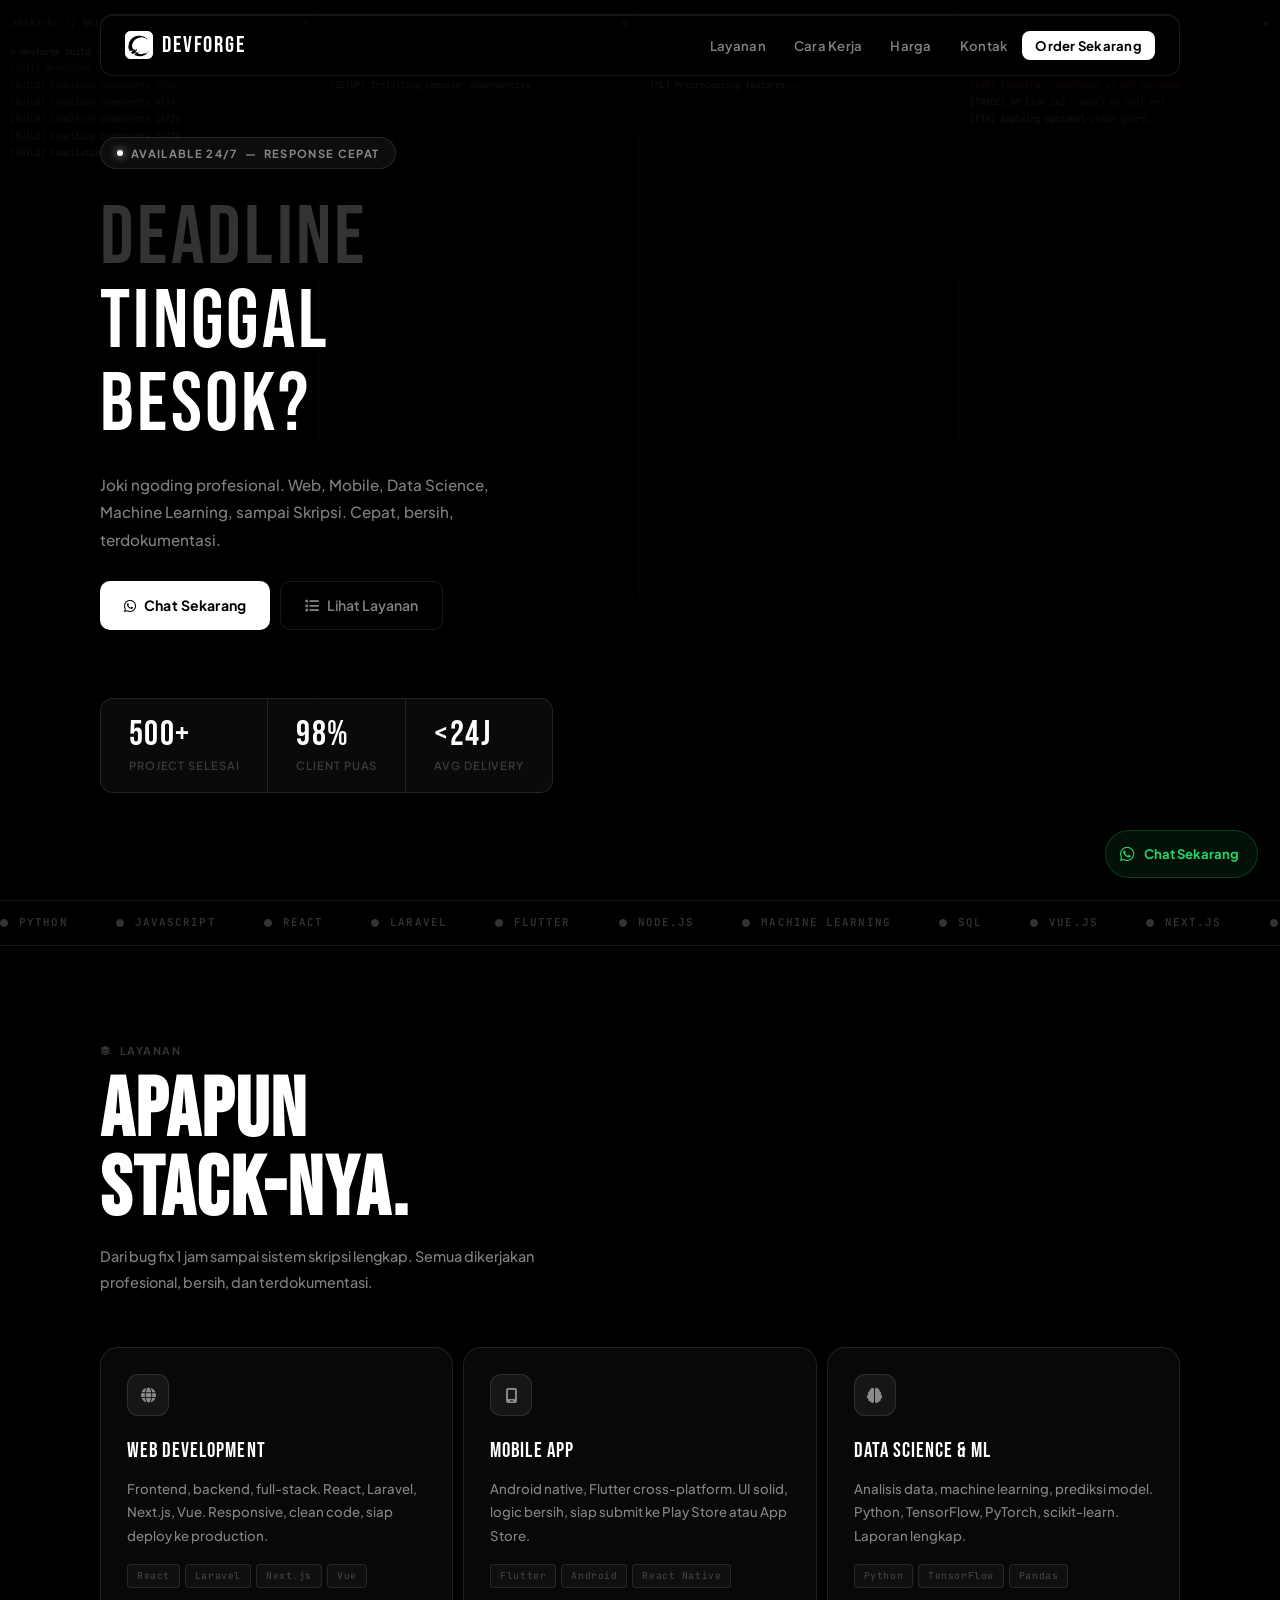
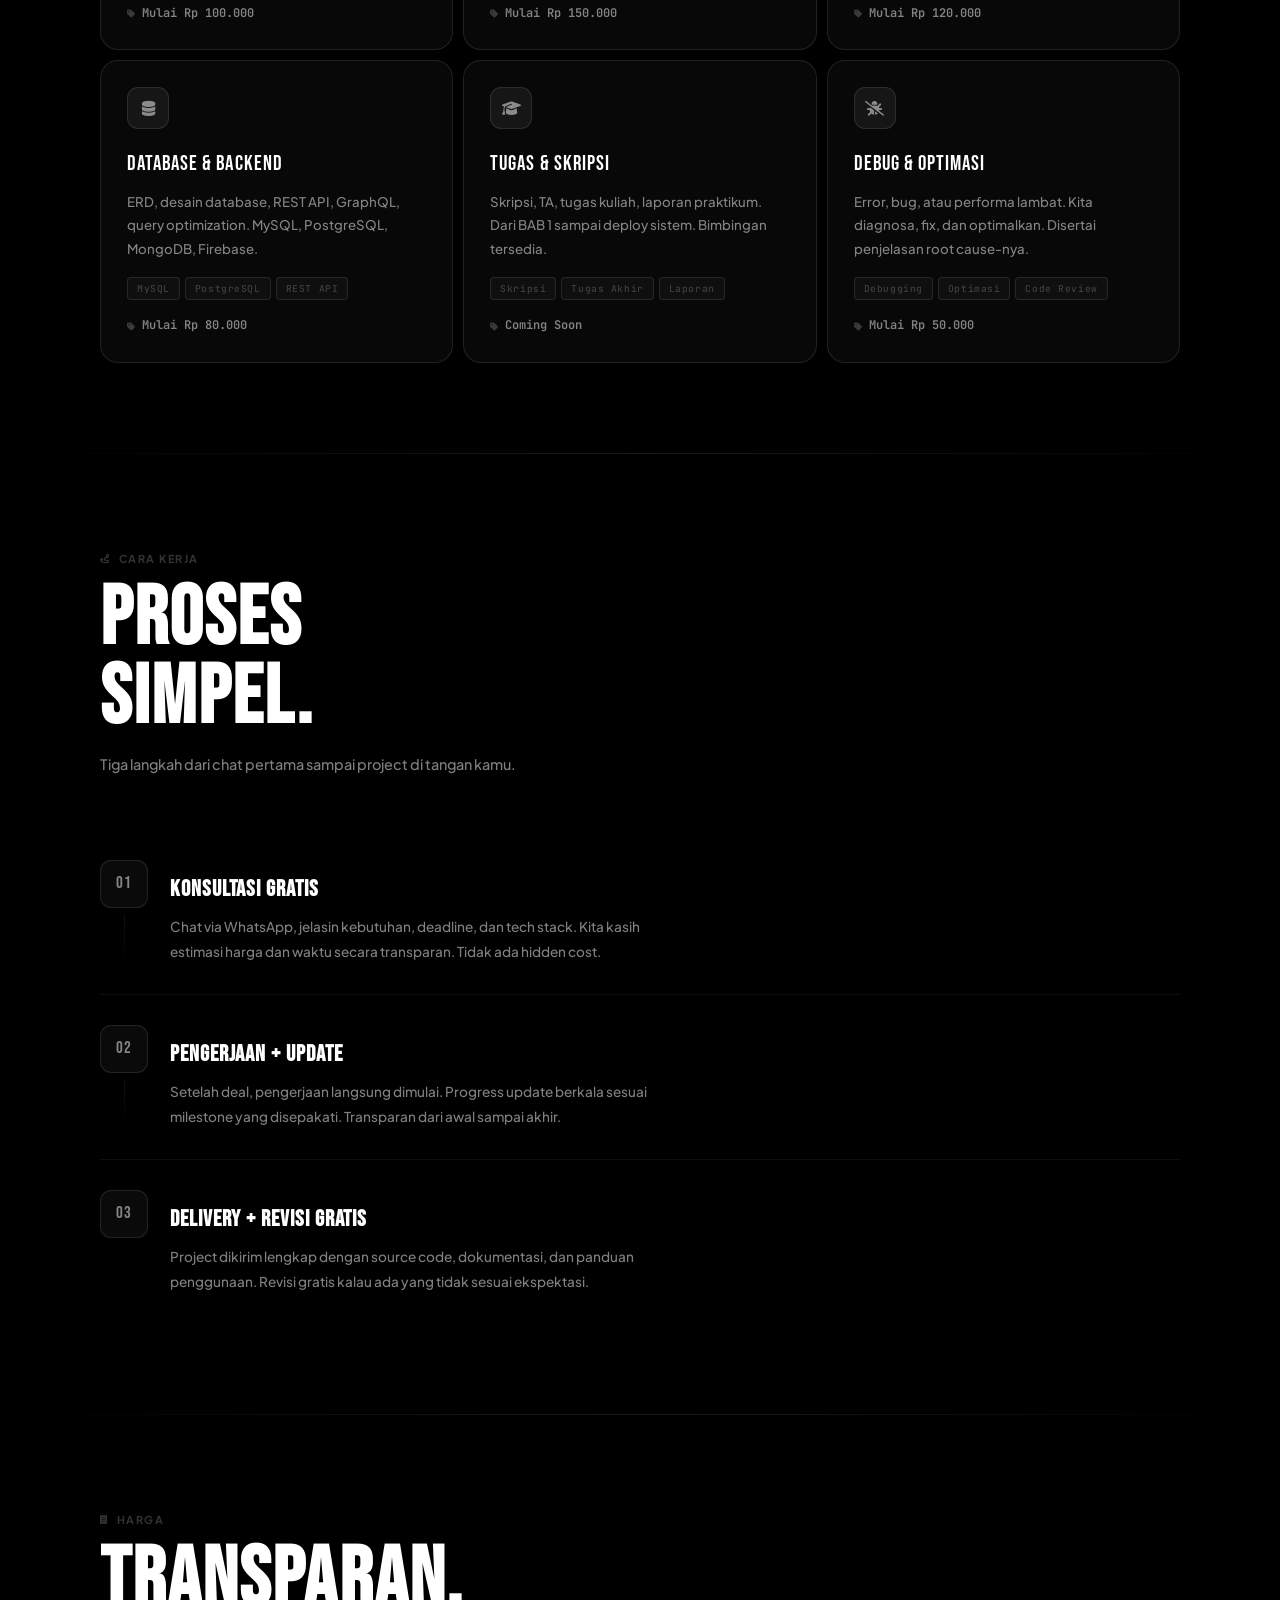
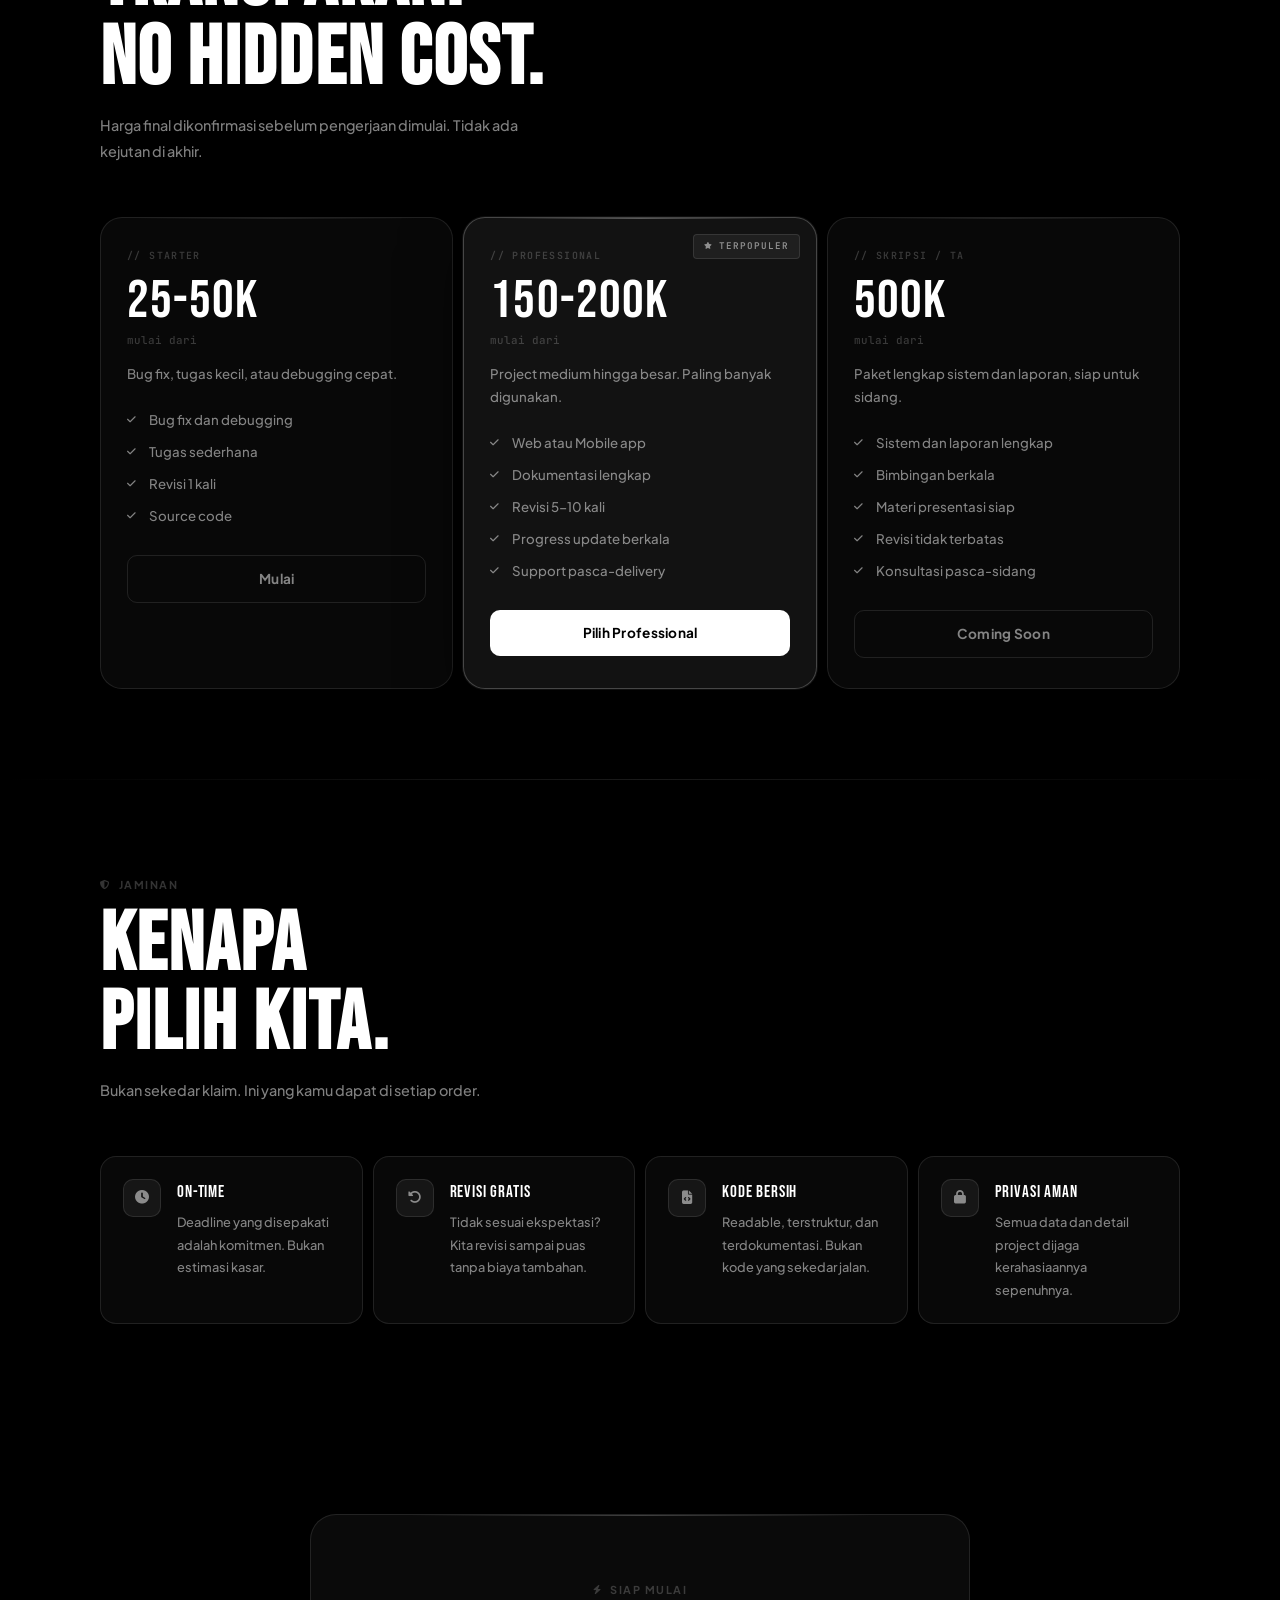
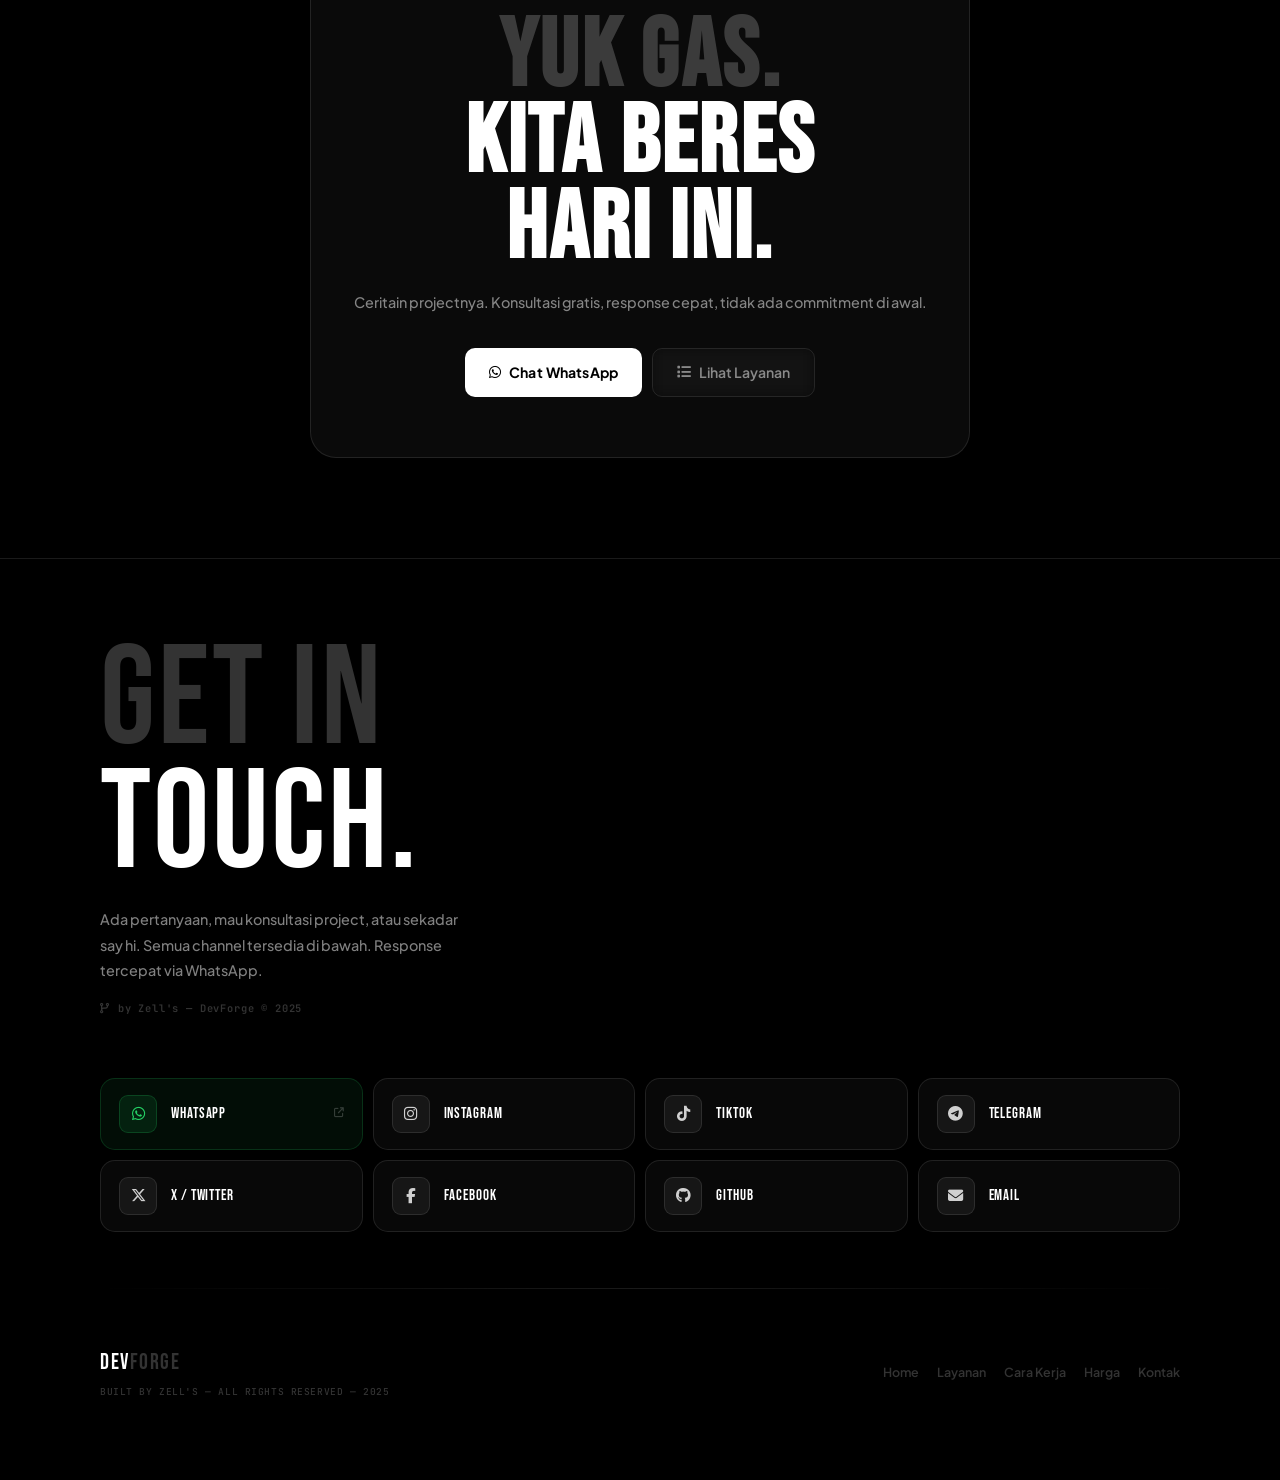
<file: index.html>
<!DOCTYPE html>
<html lang="id">
<head>
<meta charset="UTF-8">
<meta name="viewport" content="width=device-width, initial-scale=1.0">
<title>DevForge — Joki Ngoding Professional</title>
<link rel="preconnect" href="https://fonts.googleapis.com">
<link rel="preconnect" href="https://fonts.gstatic.com" crossorigin>
<link rel="stylesheet" href="https://cdnjs.cloudflare.com/ajax/libs/font-awesome/6.5.0/css/all.min.css">
<link rel="stylesheet" href="style.css">
</head>
<body>

<!-- ── TERMINAL BACKGROUND (hero only) ── -->
<div id="terminal-bg">
  <div class="term-col" id="tc0"></div>
  <div class="term-col" id="tc1"></div>
  <div class="term-col" id="tc2"></div>
  <div class="term-col" id="tc3"></div>
</div>
<div id="term-vignette"></div>

<!-- ── NAV ── -->
<nav>
  <a href="#home" class="logo">
   <div class="logo-box"><img src="we.jpg" alt="logo" style="width:100%;height:100%;object-fit:cover;border-radius:inherit;display:block;"></div> DevForge
  </a>
  <ul class="nav-links">
    <li><a href="#layanan">Layanan</a></li>
    <li><a href="#cara-kerja">Cara Kerja</a></li>
    <li><a href="#harga">Harga</a></li>
    <li><a href="#contact">Kontak</a></li>
    <li><a href="#cta" class="nav-cta">Order Sekarang</a></li>
  </ul>
  <button class="hamburger" id="ham" aria-label="Menu">
    <span></span><span></span><span></span>
  </button>
</nav>
<div class="mob-nav" id="mobnav">
  <a href="#layanan">Layanan</a>
  <a href="#cara-kerja">Cara Kerja</a>
  <a href="#harga">Harga</a>
  <a href="#contact">Kontak</a>
  <a href="#cta" class="m-cta">Order Sekarang</a>
</div>

<!-- ── PAGE ── -->
<div class="page">

  <!-- HERO -->
  <section class="hero" id="home">
    <div class="hero-inner">

      <div class="hero-pill">
        <div class="pill-live"></div>
        Available 24/7 &nbsp;&mdash;&nbsp; Response Cepat
      </div>

      <div class="hero-title">
        <span class="dim">DEADLINE</span><br>
        TINGGAL<br>
        BESOK?
      </div>

      <p class="hero-desc">
        Joki ngoding profesional. Web, Mobile, Data Science, Machine Learning, sampai Skripsi. Cepat, bersih, terdokumentasi.
      </p>

      <div class="hero-btns">
        <a href="https://wa.me/6287738441668?text=Halo%20DevForge%2C%20mau%20konsultasi%20project"
           class="btn-white" target="_blank" rel="noopener">
          <i class="fa-brands fa-whatsapp"></i> Chat Sekarang
        </a>
        <a href="#layanan" class="btn-outline">
       <i class="fa-solid fa-list"></i>Lihat Layanan
        </a>
      </div>

      <div class="hero-metrics">
        <div class="m-stat">
          <div class="m-val">500+</div>
          <div class="m-lbl">Project Selesai</div>
        </div>
        <div class="m-stat">
          <div class="m-val">98%</div>
          <div class="m-lbl">Client Puas</div>
        </div>
        <div class="m-stat">
          <div class="m-val">&lt;24J</div>
          <div class="m-lbl">Avg Delivery</div>
        </div>
      </div>

    </div>
  </section>

  <!-- MARQUEE -->
  <div class="marquee-wrap">
    <div class="marquee-track">
      <div class="m-item"><i class="fa-solid fa-circle"></i> Python</div>
      <div class="m-item"><i class="fa-solid fa-circle"></i> JavaScript</div>
      <div class="m-item"><i class="fa-solid fa-circle"></i> React</div>
      <div class="m-item"><i class="fa-solid fa-circle"></i> Laravel</div>
      <div class="m-item"><i class="fa-solid fa-circle"></i> Flutter</div>
      <div class="m-item"><i class="fa-solid fa-circle"></i> Node.js</div>
      <div class="m-item"><i class="fa-solid fa-circle"></i> Machine Learning</div>
      <div class="m-item"><i class="fa-solid fa-circle"></i> SQL</div>
      <div class="m-item"><i class="fa-solid fa-circle"></i> Vue.js</div>
      <div class="m-item"><i class="fa-solid fa-circle"></i> Next.js</div>
      <div class="m-item"><i class="fa-solid fa-circle"></i> Django</div>
      <div class="m-item"><i class="fa-solid fa-circle"></i> Android</div>
      <div class="m-item"><i class="fa-solid fa-circle"></i> TensorFlow</div>
      <div class="m-item"><i class="fa-solid fa-circle"></i> Firebase</div>
      <div class="m-item"><i class="fa-solid fa-circle"></i> PostgreSQL</div>
      <!-- duplicate for seamless loop -->
      <div class="m-item"><i class="fa-solid fa-circle"></i> Python</div>
      <div class="m-item"><i class="fa-solid fa-circle"></i> JavaScript</div>
      <div class="m-item"><i class="fa-solid fa-circle"></i> React</div>
      <div class="m-item"><i class="fa-solid fa-circle"></i> Laravel</div>
      <div class="m-item"><i class="fa-solid fa-circle"></i> Flutter</div>
      <div class="m-item"><i class="fa-solid fa-circle"></i> Node.js</div>
      <div class="m-item"><i class="fa-solid fa-circle"></i> Machine Learning</div>
      <div class="m-item"><i class="fa-solid fa-circle"></i> SQL</div>
      <div class="m-item"><i class="fa-solid fa-circle"></i> Vue.js</div>
      <div class="m-item"><i class="fa-solid fa-circle"></i> Next.js</div>
      <div class="m-item"><i class="fa-solid fa-circle"></i> Django</div>
      <div class="m-item"><i class="fa-solid fa-circle"></i> Android</div>
      <div class="m-item"><i class="fa-solid fa-circle"></i> TensorFlow</div>
      <div class="m-item"><i class="fa-solid fa-circle"></i> Firebase</div>
      <div class="m-item"><i class="fa-solid fa-circle"></i> PostgreSQL</div>
    </div>
  </div>

  <!-- LAYANAN -->
  <section class="sec" id="layanan">
    <div class="sec-in">
      <div class="sec-tag reveal"><i class="fa-solid fa-layer-group"></i> Layanan</div>
      <h2 class="sec-title reveal">APAPUN<br>STACK-NYA.</h2>
      <p class="sec-sub reveal">Dari bug fix 1 jam sampai sistem skripsi lengkap. Semua dikerjakan profesional, bersih, dan terdokumentasi.</p>

      <div class="srv-grid">
        <div class="srv-card reveal d1">
          <div class="srv-icon"><i class="fa-solid fa-globe"></i></div>
          <div class="srv-name">WEB DEVELOPMENT</div>
          <div class="srv-desc">Frontend, backend, full-stack. React, Laravel, Next.js, Vue. Responsive, clean code, siap deploy ke production.</div>
          <div class="srv-tags">
            <span class="stag">React</span><span class="stag">Laravel</span>
            <span class="stag">Next.js</span><span class="stag">Vue</span>
          </div>
          <div class="srv-price"><i class="fa-solid fa-tag"></i> Mulai Rp 100.000</div>
        </div>

        <div class="srv-card reveal d2">
          <div class="srv-icon"><i class="fa-solid fa-mobile-screen"></i></div>
          <div class="srv-name">MOBILE APP</div>
          <div class="srv-desc">Android native, Flutter cross-platform. UI solid, logic bersih, siap submit ke Play Store atau App Store.</div>
          <div class="srv-tags">
            <span class="stag">Flutter</span><span class="stag">Android</span>
            <span class="stag">React Native</span>
          </div>
          <div class="srv-price"><i class="fa-solid fa-tag"></i> Mulai Rp 150.000</div>
        </div>

        <div class="srv-card reveal d3">
          <div class="srv-icon"><i class="fa-solid fa-brain"></i></div>
          <div class="srv-name">DATA SCIENCE &amp; ML</div>
          <div class="srv-desc">Analisis data, machine learning, prediksi model. Python, TensorFlow, PyTorch, scikit-learn. Laporan lengkap.</div>
          <div class="srv-tags">
            <span class="stag">Python</span><span class="stag">TensorFlow</span>
            <span class="stag">Pandas</span>
          </div>
          <div class="srv-price"><i class="fa-solid fa-tag"></i> Mulai Rp 120.000</div>
        </div>

        <div class="srv-card reveal d4">
          <div class="srv-icon"><i class="fa-solid fa-database"></i></div>
          <div class="srv-name">DATABASE &amp; BACKEND</div>
          <div class="srv-desc">ERD, desain database, REST API, GraphQL, query optimization. MySQL, PostgreSQL, MongoDB, Firebase.</div>
          <div class="srv-tags">
            <span class="stag">MySQL</span><span class="stag">PostgreSQL</span>
            <span class="stag">REST API</span>
          </div>
          <div class="srv-price"><i class="fa-solid fa-tag"></i> Mulai Rp 80.000</div>
        </div>

        <div class="srv-card reveal d5">
          <div class="srv-icon"><i class="fa-solid fa-graduation-cap"></i></div>
          <div class="srv-name">TUGAS &amp; SKRIPSI</div>
          <div class="srv-desc">Skripsi, TA, tugas kuliah, laporan praktikum. Dari BAB 1 sampai deploy sistem. Bimbingan tersedia.</div>
          <div class="srv-tags">
            <span class="stag">Skripsi</span><span class="stag">Tugas Akhir</span>
            <span class="stag">Laporan</span>
          </div>
          <div class="srv-price"><i class="fa-solid fa-tag"></i> Coming Soon</div>
        </div>

        <div class="srv-card reveal d6">
          <div class="srv-icon"><i class="fa-solid fa-bug-slash"></i></div>
          <div class="srv-name">DEBUG &amp; OPTIMASI</div>
          <div class="srv-desc">Error, bug, atau performa lambat. Kita diagnosa, fix, dan optimalkan. Disertai penjelasan root cause-nya.</div>
          <div class="srv-tags">
            <span class="stag">Debugging</span><span class="stag">Optimasi</span>
            <span class="stag">Code Review</span>
          </div>
          <div class="srv-price"><i class="fa-solid fa-tag"></i> Mulai Rp 50.000</div>
        </div>
      </div>
    </div>
  </section>

  <div class="divider"></div>

  <!-- CARA KERJA -->
  <section class="sec" id="cara-kerja">
    <div class="sec-in">
      <div class="sec-tag reveal"><i class="fa-solid fa-route"></i> Cara Kerja</div>
      <h2 class="sec-title reveal">PROSES<br>SIMPEL.</h2>
      <p class="sec-sub reveal">Tiga langkah dari chat pertama sampai project di tangan kamu.</p>

      <div class="steps-wrap">
        <div class="step-row reveal">
          <div class="step-num-col">
            <div class="step-num-box">01</div>
            <div class="step-line-v"></div>
          </div>
          <div class="step-body">
            <h3>KONSULTASI GRATIS</h3>
            <p>Chat via WhatsApp, jelasin kebutuhan, deadline, dan tech stack. Kita kasih estimasi harga dan waktu secara transparan. Tidak ada hidden cost.</p>
          </div>
        </div>

        <div class="step-row reveal">
          <div class="step-num-col">
            <div class="step-num-box">02</div>
            <div class="step-line-v"></div>
          </div>
          <div class="step-body">
            <h3>PENGERJAAN + UPDATE</h3>
            <p>Setelah deal, pengerjaan langsung dimulai. Progress update berkala sesuai milestone yang disepakati. Transparan dari awal sampai akhir.</p>
          </div>
        </div>

        <div class="step-row reveal">
          <div class="step-num-col">
            <div class="step-num-box">03</div>
            <div class="step-line-v"></div>
          </div>
          <div class="step-body">
            <h3>DELIVERY + REVISI GRATIS</h3>
            <p>Project dikirim lengkap dengan source code, dokumentasi, dan panduan penggunaan. Revisi gratis kalau ada yang tidak sesuai ekspektasi.</p>
          </div>
        </div>
      </div>
    </div>
  </section>

  <div class="divider"></div>

  <!-- HARGA -->
  <section class="sec" id="harga">
    <div class="sec-in">
      <div class="sec-tag reveal"><i class="fa-solid fa-receipt"></i> Harga</div>
      <h2 class="sec-title reveal">TRANSPARAN.<br>NO HIDDEN COST.</h2>
      <p class="sec-sub reveal">Harga final dikonfirmasi sebelum pengerjaan dimulai. Tidak ada kejutan di akhir.</p>

      <div class="pricing-wrap">
        <div class="p-card reveal d1">
          <div class="p-plan">// STARTER</div>
          <div class="p-amount">25-50K</div>
          <div class="p-from">mulai dari</div>
          <div class="p-desc">Bug fix, tugas kecil, atau debugging cepat.</div>
          <ul class="feat-list">
            <li class="feat-item"><i class="fa-solid fa-check"></i> Bug fix dan debugging</li>
            <li class="feat-item"><i class="fa-solid fa-check"></i> Tugas sederhana</li>
            <li class="feat-item"><i class="fa-solid fa-check"></i> Revisi 1 kali</li>
            <li class="feat-item"><i class="fa-solid fa-check"></i> Source code</li>
          </ul>
          <a href="#cta" class="btn-buy btn-buy-out">Mulai</a>
        </div>

        <div class="p-card feat reveal d2">
          <div class="p-badge"><i class="fa-solid fa-star fa-xs"></i> Terpopuler</div>
          <div class="p-plan">// PROFESSIONAL</div>
          <div class="p-amount">150-200K</div>
          <div class="p-from">mulai dari</div>
          <div class="p-desc">Project medium hingga besar. Paling banyak digunakan.</div>
          <ul class="feat-list">
            <li class="feat-item"><i class="fa-solid fa-check"></i> Web atau Mobile app</li>
            <li class="feat-item"><i class="fa-solid fa-check"></i> Dokumentasi lengkap</li>
            <li class="feat-item"><i class="fa-solid fa-check"></i> Revisi 5-10 kali</li>
            <li class="feat-item"><i class="fa-solid fa-check"></i> Progress update berkala</li>
            <li class="feat-item"><i class="fa-solid fa-check"></i> Support pasca-delivery</li>
          </ul>
          <a href="#cta" class="btn-buy btn-buy-fill">Pilih Professional</a>
        </div>

        <div class="p-card reveal d3">
          <div class="p-plan">// SKRIPSI / TA</div>
          <div class="p-amount">500K</div>
          <div class="p-from">mulai dari</div>
          <div class="p-desc">Paket lengkap sistem dan laporan, siap untuk sidang.</div>
          <ul class="feat-list">
            <li class="feat-item"><i class="fa-solid fa-check"></i> Sistem dan laporan lengkap</li>
            <li class="feat-item"><i class="fa-solid fa-check"></i> Bimbingan berkala</li>
            <li class="feat-item"><i class="fa-solid fa-check"></i> Materi presentasi siap</li>
            <li class="feat-item"><i class="fa-solid fa-check"></i> Revisi tidak terbatas</li>
            <li class="feat-item"><i class="fa-solid fa-check"></i> Konsultasi pasca-sidang</li>
          </ul>
          <a href="404.html" class="btn-buy btn-buy-out">Coming Soon</a>
        </div>
      </div>
    </div>
  </section>

  <div class="divider"></div>

  <!-- JAMINAN -->
  <section class="sec">
    <div class="sec-in">
      <div class="sec-tag reveal"><i class="fa-solid fa-shield-halved"></i> Jaminan</div>
      <h2 class="sec-title reveal">KENAPA<br>PILIH KITA.</h2>
      <p class="sec-sub reveal">Bukan sekedar klaim. Ini yang kamu dapat di setiap order.</p>

      <div class="g-grid">
        <div class="g-card reveal d1">
          <div class="g-ico"><i class="fa-solid fa-clock"></i></div>
          <div>
            <div class="g-name">ON-TIME</div>
            <div class="g-desc">Deadline yang disepakati adalah komitmen. Bukan estimasi kasar.</div>
          </div>
        </div>
        <div class="g-card reveal d2">
          <div class="g-ico"><i class="fa-solid fa-rotate-left"></i></div>
          <div>
            <div class="g-name">REVISI GRATIS</div>
            <div class="g-desc">Tidak sesuai ekspektasi? Kita revisi sampai puas tanpa biaya tambahan.</div>
          </div>
        </div>
        <div class="g-card reveal d3">
          <div class="g-ico"><i class="fa-solid fa-file-code"></i></div>
          <div>
            <div class="g-name">KODE BERSIH</div>
            <div class="g-desc">Readable, terstruktur, dan terdokumentasi. Bukan kode yang sekedar jalan.</div>
          </div>
        </div>
        <div class="g-card reveal d4">
          <div class="g-ico"><i class="fa-solid fa-lock"></i></div>
          <div>
            <div class="g-name">PRIVASI AMAN</div>
            <div class="g-desc">Semua data dan detail project dijaga kerahasiaannya sepenuhnya.</div>
          </div>
        </div>
      </div>
    </div>
  </section>

  <!-- CTA -->
  <section class="cta-sec" id="cta">
    <div class="cta-box reveal">
      <div class="sec-tag" style="justify-content:center;margin-bottom:16px">
        <i class="fa-solid fa-bolt"></i> Siap Mulai
      </div>
      <h2>
        <span class="dim">YUK GAS.</span><br>
        KITA BERES<br>HARI INI.
      </h2>
      <p>Ceritain projectnya. Konsultasi gratis, response cepat, tidak ada commitment di awal.</p>
      <div class="cta-btns">
        <a href="https://wa.me/6287738441668?text=Halo%20min%2C%20mau%20konsultasi%20project"
           class="btn-white" target="_blank" rel="noopener">
          <i class="fa-brands fa-whatsapp"></i> Chat WhatsApp
        </a>
        <a href="#layanan" class="btn-outline">
          <i class="fa-solid fa-list"></i> Lihat Layanan
        </a>
      </div>
    </div>
  </section>

  <!-- CONTACT -->
  <section class="contact-page" id="contact">
    <div class="contact-in">

      <div class="contact-top">
        <div class="big-name">
          <span class="dim">GET IN</span><br>TOUCH.
        </div>
        <p class="contact-desc">
          Ada pertanyaan, mau konsultasi project, atau sekadar say hi. Semua channel tersedia di bawah. Response tercepat via WhatsApp.
        </p>
        <div class="by-tag">
          <i class="fa-solid fa-code-branch"></i>
          by Zell's &mdash; DevForge &copy; 2025
        </div>
      </div>

      <div class="social-grid">

        <a href="https://wa.me/6287738441668" class="social-card wa-card" target="_blank" rel="noopener">
          <div class="sc-ico"><i class="fa-brands fa-whatsapp"></i></div>
          <div>
            <div class="sc-name">WHATSAPP</div>
            <div class="sc-handle"></div>
          </div>
          <i class="fa-solid fa-arrow-up-right-from-square sc-arrow"></i>
        </a>

        <a href="https://www.instagram.com/zellsukaturuuu?igsh=Yncwa2Jlb3AwZWtr" class="social-card" target="_blank" rel="noopener">
          <div class="sc-ico"><i class="fa-brands fa-instagram"></i></div>
          <div>
            <div class="sc-name">INSTAGRAM</div>
            <div class="sc-handle"></div>
          </div>
        </a>

        <a href="https://www.tiktok.com/@dhoozell?_t=ZS-90FOWYieyzS&_r=1" class="social-card" target="_blank" rel="noopener">
          <div class="sc-ico"><i class="fa-brands fa-tiktok"></i></div>
          <div>
            <div class="sc-name">TIKTOK</div>
            <div class="sc-handle"></div>
          </div>
        </a>

        <a href="https://t.me/DhoZell" class="social-card" target="_blank" rel="noopener">
          <div class="sc-ico"><i class="fa-brands fa-telegram"></i></div>
          <div>
            <div class="sc-name">TELEGRAM</div>
            <div class="sc-handle"></div>
          </div>
        </a>

        <a href="404.html" class="social-card" target="_blank" rel="noopener">
          <div class="sc-ico"><i class="fa-brands fa-x-twitter"></i></div>
          <div>
            <div class="sc-name">X / TWITTER</div>
            <div class="sc-handle"></div>
          </div>
        </a>

        <a href="404.html" class="social-card" target="_blank" rel="noopener">
          <div class="sc-ico"><i class="fa-brands fa-facebook-f"></i></div>
          <div>
            <div class="sc-name">FACEBOOK</div>
            <div class="sc-handle"></div>
          </div>
        </a>

        <a href="404.html" class="social-card" target="_blank" rel="noopener">
          <div class="sc-ico"><i class="fa-brands fa-github"></i></div>
          <div>
            <div class="sc-name">GITHUB</div>
            <div class="sc-handle"></div>
          </div>
        </a>

        <a href="404.html" class="social-card" target="_blank" rel="noopener">
          <div class="sc-ico"><i class="fa-solid fa-envelope"></i></div>
          <div>
            <div class="sc-name">EMAIL</div>
            <div class="sc-handle"></div>
          </div>
        </a>

      </div>

      <div class="contact-divider"></div>

      <div class="footer-bar">
        <div>
          <div class="footer-logo">DEV<span>FORGE</span></div>
          <div class="footer-copy">BUILT BY ZELL'S &mdash; ALL RIGHTS RESERVED &mdash; 2025</div>
        </div>
        <div class="footer-links">
          <a href="#home">Home</a>
          <a href="#layanan">Layanan</a>
          <a href="#cara-kerja">Cara Kerja</a>
          <a href="#harga">Harga</a>
          <a href="#contact">Kontak</a>
        </div>
      </div>

    </div>
  </section>

</div><!-- end .page -->

<!-- WA FLOAT -->
<a href="https://wa.me/6287738441668?text=Halo%20min%2C%20mau%20konsultasi%20project"
   class="wa-float" target="_blank" rel="noopener">
  <i class="fa-brands fa-whatsapp"></i>
  <span>Chat Sekarang</span>
</a>

<script src="main.js"></script>
  <script src="promo.js"></script>
</body>
</html>
</file>
<file: style.css>
@import url('https://fonts.googleapis.com/css2?family=Bebas+Neue&family=Plus+Jakarta+Sans:wght@400;500;600;700;800&family=JetBrains+Mono:wght@400;500;600&display=swap');

*, *::before, *::after { box-sizing: border-box; margin: 0; padding: 0; }

:root {
  --bg:        #000000;
  --bg2:       #030303;
  --bg3:       #080808;
  --white:     #ffffff;
  --w95:       rgba(255,255,255,0.95);
  --w80:       rgba(255,255,255,0.80);
  --w50:       rgba(255,255,255,0.50);
  --w20:       rgba(255,255,255,0.20);
  --w10:       rgba(255,255,255,0.10);
  --w06:       rgba(255,255,255,0.06);
  --w03:       rgba(255,255,255,0.03);
  --border:    rgba(255,255,255,0.10);
  --border-h:  rgba(255,255,255,0.25);
  --glass:     rgba(255,255,255,0.05);
  --font-h:    'Bebas Neue', sans-serif;
  --font-b:    'Plus Jakarta Sans', sans-serif;
  --font-mono: 'JetBrains Mono', monospace;
}

html { scroll-behavior: smooth; }

body {
  background: var(--bg);
  color: var(--white);
  font-family: var(--font-b);
  font-size: 15px;
  font-weight: 500;
  line-height: 1.65;
  overflow-x: hidden;
  -webkit-font-smoothing: antialiased;
}

/* ─────────────────────────────────────────
   TERMINAL BACKGROUND
───────────────────────────────────────── */
#terminal-bg {
  position: fixed;
  top: 0; left: 0; right: 0;
  /* only covers hero viewport, not full page */
  height: 100vh;
  z-index: 0;
  pointer-events: none;
  overflow: hidden;
  display: grid;
  grid-template-columns: repeat(4, 1fr);
}

.term-col {
  border-right: 1px solid rgba(255,255,255,0.025);
  padding: 10px 10px 0;
  display: flex;
  flex-direction: column;
  overflow: hidden;
  position: relative;
}
.term-col:last-child { border-right: none; }

.term-header {
  display: flex;
  align-items: center;
  justify-content: space-between;
  padding: 6px 2px 8px;
  border-bottom: 1px solid rgba(255,255,255,0.05);
  margin-bottom: 4px;
}
.term-title {
  font-family: var(--font-mono);
  font-size: 0.55rem;
  font-weight: 600;
  color: rgba(255,255,255,0.22);
  letter-spacing: 0.1em;
  text-transform: uppercase;
}
.term-dot {
  width: 5px; height: 5px;
  border-radius: 50%;
  background: rgba(255,255,255,0.12);
}
.term-dot.on   { background: rgba(255,255,255,0.55); animation: tdot 2.5s ease infinite; }
.term-dot.warn { background: rgba(255,200,80,0.45); }
.term-dot.err  { background: rgba(255,80,80,0.4); }

@keyframes tdot { 0%,100%{opacity:1} 50%{opacity:0.15} }

.term-lines-wrap {
  flex: 1;
  overflow: hidden;
  display: flex;
  flex-direction: column;
  gap: 0;
}

.t-line {
  font-family: var(--font-mono);
  font-size: 0.57rem;
  font-weight: 500;
  line-height: 1.85;
  white-space: nowrap;
  overflow: hidden;
  text-overflow: ellipsis;
  color: rgba(255,255,255,0.14);
  opacity: 0;
  transform: translateY(4px);
  animation: tappear 0.25s ease forwards;
}
.t-line.prompt  { color: rgba(255,255,255,0.28); }
.t-line.success { color: rgba(140,255,140,0.2); }
.t-line.error   { color: rgba(255,90,90,0.22); }
.t-line.info    { color: rgba(140,190,255,0.2); }
.t-line.dim     { color: rgba(255,255,255,0.08); }

@keyframes tappear {
  from { opacity: 0; transform: translateY(4px); }
  to   { opacity: 1; transform: translateY(0); }
}

/* Gradient fade at bottom of terminal */
.term-col::after {
  content: '';
  position: absolute;
  bottom: 0; left: 0; right: 0;
  height: 140px;
  background: linear-gradient(180deg, transparent, #000);
  pointer-events: none;
}

/* Hard cutoff so terminal ONLY shows in hero area */
#terminal-bg::after {
  content: '';
  position: absolute;
  bottom: 0; left: 0; right: 0;
  height: 30%;
  background: linear-gradient(180deg, transparent, #000);
  pointer-events: none;
}

/* ─────────────────────────────────────────
   VIGNETTE
───────────────────────────────────────── */
#term-vignette {
  position: fixed;
  top: 0; left: 0; right: 0;
  height: 100vh;
  z-index: 1;
  pointer-events: none;
  background:
    radial-gradient(ellipse 65% 65% at 50% 40%, transparent 0%, rgba(0,0,0,0.82) 100%);
}

/* ─────────────────────────────────────────
   NAV
───────────────────────────────────────── */
nav {
  position: fixed;
  top: 14px; left: 50%;
  transform: translateX(-50%);
  width: calc(100% - 28px);
  max-width: 1080px;
  z-index: 900;
  display: flex;
  align-items: center;
  justify-content: space-between;
  padding: 11px 18px;
  background: rgba(0,0,0,0.72);
  backdrop-filter: blur(28px) saturate(150%);
  -webkit-backdrop-filter: blur(28px) saturate(150%);
  border: 1px solid var(--border);
  border-radius: 13px;
  box-shadow: 0 8px 40px rgba(0,0,0,0.6), inset 0 1px 0 rgba(255,255,255,0.07);
}

.logo {
  font-family: var(--font-h);
  font-size: 1.45rem;
  letter-spacing: 0.08em;
  text-decoration: none;
  color: var(--white);
  display: flex;
  align-items: center;
  gap: 9px;
}
.logo-box {
  width: 28px; height: 28px;
  background: var(--white);
  border-radius: 6px;
  display: flex; align-items: center; justify-content: center;
  font-size: 0.68rem;
  color: #000;
}

.nav-links {
  display: flex; gap: 2px;
  list-style: none; align-items: center;
}
.nav-links a {
  color: var(--w50);
  text-decoration: none;
  font-size: 0.82rem;
  font-weight: 600;
  padding: 6px 13px;
  border-radius: 8px;
  transition: all 0.2s;
  letter-spacing: 0.02em;
}
.nav-links a:hover { color: var(--white); background: var(--w06); }

.nav-cta {
  background: var(--white) !important;
  color: #000 !important;
  font-weight: 700 !important;
  border-radius: 8px !important;
}
.nav-cta:hover { background: rgba(255,255,255,0.88) !important; }

.hamburger {
  display: none; flex-direction: column; gap: 4px;
  cursor: pointer; background: none; border: none; padding: 4px;
}
.hamburger span {
  display: block; width: 20px; height: 1.5px;
  background: var(--w50); border-radius: 2px; transition: all 0.3s;
}

.mob-nav {
  display: none;
  position: fixed;
  top: 76px; left: 14px; right: 14px;
  background: rgba(0,0,0,0.96);
  backdrop-filter: blur(28px);
  border: 1px solid var(--border);
  border-radius: 13px;
  padding: 14px;
  flex-direction: column;
  gap: 3px;
  z-index: 899;
}
.mob-nav.open { display: flex; }
.mob-nav a {
  color: var(--w50);
  text-decoration: none;
  font-size: 0.9rem;
  font-weight: 600;
  padding: 10px 14px;
  border-radius: 9px;
  transition: all 0.2s;
}
.mob-nav a:hover { color: var(--white); background: var(--w06); }
.mob-nav .m-cta {
  background: var(--white); color: #000 !important;
  font-weight: 700; text-align: center; margin-top: 6px;
}

/* ─────────────────────────────────────────
   PAGE WRAPPER
───────────────────────────────────────── */
.page { position: relative; z-index: 2; }

/* ─────────────────────────────────────────
   HERO
───────────────────────────────────────── */
.hero {
  min-height: 100vh;
  display: flex;
  align-items: center;
  padding: 100px 24px 60px;
}
.hero-inner { max-width: 1080px; margin: 0 auto; width: 100%; }

.hero-pill {
  display: inline-flex; align-items: center; gap: 8px;
  background: rgba(255,255,255,0.05);
  border: 1px solid var(--border);
  border-radius: 100px;
  padding: 6px 16px;
  font-size: 0.7rem;
  font-weight: 700;
  color: var(--w50);
  letter-spacing: 0.12em;
  text-transform: uppercase;
  margin-bottom: 28px;
  width: fit-content;
  backdrop-filter: blur(8px);
  animation: fadeUp 0.7s ease both;
}
.pill-live {
  width: 6px; height: 6px; border-radius: 50%;
  background: var(--white);
  box-shadow: 0 0 8px rgba(255,255,255,0.8);
  animation: blink 2s ease infinite;
}
@keyframes blink { 0%,100%{opacity:1} 50%{opacity:0.15} }

.hero-title {
  font-family: var(--font-h);
  font-size: clamp(2.8rem, 6.5vw, 5.5rem);
  line-height: 1.0;
  letter-spacing: 0.04em;
  margin-bottom: 24px;
  animation: fadeUp 0.7s 0.1s ease both;
}
.hero-title .dim { color: var(--w20); }

.hero-desc {
  font-size: 0.95rem;
  font-weight: 500;
  color: var(--w50);
  max-width: 440px;
  line-height: 1.8;
  margin-bottom: 28px;
  animation: fadeUp 0.7s 0.2s ease both;
}

.hero-btns {
  display: flex; gap: 10px; flex-wrap: wrap;
  animation: fadeUp 0.7s 0.25s ease both;
}

.btn-white {
  display: inline-flex; align-items: center; gap: 8px;
  background: var(--white); color: #000;
  padding: 12px 24px; border-radius: 10px;
  font-family: var(--font-b); font-weight: 700;
  font-size: 0.88rem; text-decoration: none;
  transition: all 0.25s; border: none; cursor: pointer;
  letter-spacing: 0.01em;
}
.btn-white:hover { background: rgba(255,255,255,0.88); transform: translateY(-2px); box-shadow: 0 8px 28px rgba(255,255,255,0.15); }

.btn-outline {
  display: inline-flex; align-items: center; gap: 8px;
  background: transparent; color: var(--w50);
  padding: 12px 24px; border-radius: 10px;
  font-family: var(--font-b); font-weight: 600;
  font-size: 0.88rem; text-decoration: none;
  border: 1px solid var(--border);
  transition: all 0.25s; backdrop-filter: blur(8px);
}
.btn-outline:hover { color: var(--white); border-color: var(--border-h); background: var(--w06); }

.hero-metrics {
  display: flex;
  margin-top: 68px;
  animation: fadeUp 0.7s 0.3s ease both;
  width: fit-content;
  background: rgba(255,255,255,0.04);
  border: 1px solid var(--border);
  border-radius: 13px;
  backdrop-filter: blur(20px);
  overflow: hidden;
}
.m-stat {
  padding: 18px 28px;
  border-right: 1px solid var(--border);
}
.m-stat:last-child { border-right: none; }
.m-val {
  font-family: var(--font-h);
  font-size: 2.2rem;
  letter-spacing: 0.04em;
  line-height: 1; color: var(--white);
  margin-bottom: 3px;
}
.m-lbl {
  font-size: 0.7rem; font-weight: 600;
  color: var(--w20); letter-spacing: 0.08em;
  text-transform: uppercase;
}

/* ─────────────────────────────────────────
   MARQUEE
───────────────────────────────────────── */
.marquee-wrap {
  position: relative; z-index: 2;
  border-top: 1px solid var(--border);
  border-bottom: 1px solid var(--border);
  overflow: hidden;
  padding: 13px 0;
  background: rgba(0,0,0,0.9);
  backdrop-filter: blur(8px);
}
.marquee-track {
  display: flex; gap: 48px;
  animation: marquee 32s linear infinite;
  width: max-content;
}
.m-item {
  display: flex; align-items: center; gap: 10px;
  font-family: var(--font-mono);
  font-size: 0.68rem; font-weight: 600;
  letter-spacing: 0.1em; text-transform: uppercase;
  color: var(--w20); white-space: nowrap;
}
.m-item i { color: var(--w20); font-size: 0.5rem; }
@keyframes marquee { from{transform:translateX(0)} to{transform:translateX(-50%)} }

/* ─────────────────────────────────────────
   SECTION BASE
───────────────────────────────────────── */
.sec {
  position: relative; z-index: 2;
  padding: 80px 24px;
  background: var(--bg);
}
.sec-in { max-width: 1080px; margin: 0 auto; }

.sec-tag {
  display: inline-flex; align-items: center; gap: 8px;
  font-size: 0.68rem; font-weight: 700;
  letter-spacing: 0.14em; text-transform: uppercase;
  color: var(--w20); margin-bottom: 12px;
}
.sec-tag i { font-size: 0.58rem; }

.sec-title {
  font-family: var(--font-h);
  font-size: clamp(3rem, 6.5vw, 5.5rem);
  letter-spacing: 0.025em;
  line-height: 0.95;
  color: var(--white);
  margin-bottom: 14px;
}
.sec-sub {
  font-size: 0.9rem; font-weight: 500;
  color: var(--w50);
  max-width: 460px;
  margin-bottom: 52px;
  line-height: 1.8;
}

.divider {
  position: relative; z-index: 2; height: 1px;
  background: linear-gradient(90deg, transparent, var(--border), transparent);
  background-color: var(--bg);
}

/* ─────────────────────────────────────────
   SERVICES
───────────────────────────────────────── */
.srv-grid {
  display: grid;
  grid-template-columns: 1fr;
  gap: 10px;
}
.srv-card {
  background: rgba(255,255,255,0.03);
  border: 1px solid var(--border);
  border-radius: 18px;
  padding: 26px;
  backdrop-filter: blur(16px);
  -webkit-backdrop-filter: blur(16px);
  transition: all 0.3s cubic-bezier(0.4,0,0.2,1);
  position: relative; overflow: hidden; cursor: default;
}
.srv-card::after {
  content: '';
  position: absolute; top: 0; left: 0; right: 0; height: 1px;
  background: linear-gradient(90deg, transparent, rgba(255,255,255,0.18), transparent);
  opacity: 0; transition: opacity 0.3s;
}
.srv-card:hover {
  border-color: rgba(255,255,255,0.22);
  transform: translateY(-3px);
  background: rgba(255,255,255,0.055);
  box-shadow: 0 16px 48px rgba(0,0,0,0.5);
}
.srv-card:hover::after { opacity: 1; }

.srv-icon {
  width: 42px; height: 42px; border-radius: 11px;
  background: var(--w06); border: 1px solid var(--border);
  display: flex; align-items: center; justify-content: center;
  font-size: 0.95rem; color: var(--w50);
  margin-bottom: 18px; transition: all 0.3s;
}
.srv-card:hover .srv-icon { background: var(--w10); color: var(--white); }

.srv-name {
  font-family: var(--font-h);
  font-size: 1.3rem; letter-spacing: 0.05em;
  color: var(--white); margin-bottom: 8px;
}
.srv-desc {
  font-size: 0.83rem; font-weight: 500;
  color: var(--w50); line-height: 1.78; margin-bottom: 16px;
}
.srv-tags { display: flex; gap: 5px; flex-wrap: wrap; margin-bottom: 16px; }
.stag {
  font-family: var(--font-mono);
  font-size: 0.6rem; font-weight: 500;
  padding: 3px 9px; border-radius: 4px;
  background: var(--w03); border: 1px solid var(--border);
  color: var(--w20); letter-spacing: 0.06em;
}
.srv-price {
  font-family: var(--font-mono);
  font-size: 0.75rem; font-weight: 600;
  color: var(--w50);
  display: flex; align-items: center; gap: 7px;
}
.srv-price i { font-size: 0.58rem; color: var(--w20); }

/* ─────────────────────────────────────────
   HOW IT WORKS
───────────────────────────────────────── */
.steps-wrap { display: flex; flex-direction: column; }
.step-row {
  display: flex; gap: 22px;
  padding: 30px 0;
  border-bottom: 1px solid rgba(255,255,255,0.05);
}
.step-row:last-child { border-bottom: none; }
.step-num-col {
  display: flex; flex-direction: column;
  align-items: center; min-width: 48px;
}
.step-num-box {
  width: 48px; height: 48px; border-radius: 11px;
  background: rgba(255,255,255,0.04);
  border: 1px solid var(--border);
  display: flex; align-items: center; justify-content: center;
  font-family: var(--font-h); font-size: 1.05rem;
  letter-spacing: 0.05em; color: var(--w50);
  backdrop-filter: blur(8px); flex-shrink: 0;
}
.step-line-v {
  width: 1px; flex: 1; margin-top: 8px;
  background: linear-gradient(180deg, rgba(255,255,255,0.07), transparent);
}
.step-row:last-child .step-line-v { display: none; }
.step-body { padding-top: 10px; }
.step-body h3 {
  font-family: var(--font-h);
  font-size: 1.45rem; letter-spacing: 0.04em;
  color: var(--white); margin-bottom: 7px;
}
.step-body p {
  font-size: 0.85rem; font-weight: 500;
  color: var(--w50); line-height: 1.8; max-width: 500px;
}

/* ─────────────────────────────────────────
   PRICING
───────────────────────────────────────── */
.pricing-wrap { display: flex; flex-direction: column; gap: 10px; }
.p-card {
  background: rgba(255,255,255,0.03);
  border: 1px solid var(--border);
  border-radius: 22px;
  padding: 30px 26px;
  backdrop-filter: blur(20px);
  -webkit-backdrop-filter: blur(20px);
  position: relative; overflow: hidden; transition: all 0.3s;
}
.p-card::before {
  content: '';
  position: absolute; top: 0; left: 10%; right: 10%; height: 1px;
  background: linear-gradient(90deg, transparent, rgba(255,255,255,0.1), transparent);
}
.p-card.feat {
  background: rgba(255,255,255,0.07);
  border-color: rgba(255,255,255,0.22);
  box-shadow: 0 0 0 1px rgba(255,255,255,0.06), 0 20px 60px rgba(0,0,0,0.5);
}
.p-card.feat::before {
  background: linear-gradient(90deg, transparent, rgba(255,255,255,0.3), transparent);
}
.p-card:hover { border-color: var(--border-h); }

.p-badge {
  position: absolute; top: 16px; right: 16px;
  font-family: var(--font-mono);
  font-size: 0.58rem; font-weight: 600;
  letter-spacing: 0.1em; text-transform: uppercase;
  color: var(--w50); background: var(--w06);
  border: 1px solid var(--border);
  padding: 4px 10px; border-radius: 4px;
}
.p-plan {
  font-family: var(--font-mono);
  font-size: 0.62rem; font-weight: 600;
  letter-spacing: 0.14em; text-transform: uppercase;
  color: var(--w20); margin-bottom: 10px;
}
.p-amount {
  font-family: var(--font-h);
  font-size: 3.4rem; letter-spacing: 0.02em;
  line-height: 1; color: var(--white); margin-bottom: 3px;
}
.p-from {
  font-family: var(--font-mono);
  font-size: 0.68rem; font-weight: 500;
  color: var(--w20); margin-bottom: 12px;
}
.p-desc {
  font-size: 0.83rem; font-weight: 500;
  color: var(--w50); margin-bottom: 24px; line-height: 1.75;
}
.feat-list { list-style: none; display: flex; flex-direction: column; gap: 10px; margin-bottom: 28px; }
.feat-item {
  display: flex; align-items: center; gap: 10px;
  font-size: 0.83rem; font-weight: 500; color: var(--w50);
}
.feat-item i { color: var(--w50); width: 12px; font-size: 0.62rem; }

.btn-buy {
  display: block; width: 100%; padding: 12px;
  border-radius: 10px; text-align: center;
  font-family: var(--font-b); font-weight: 700;
  font-size: 0.85rem; text-decoration: none;
  transition: all 0.25s; border: none; cursor: pointer;
  letter-spacing: 0.02em;
}
.btn-buy-fill { background: var(--white); color: #000; }
.btn-buy-fill:hover { background: rgba(255,255,255,0.88); transform: translateY(-1px); box-shadow: 0 6px 24px rgba(255,255,255,0.12); }
.btn-buy-out { background: transparent; border: 1px solid var(--border); color: var(--w50); }
.btn-buy-out:hover { background: var(--w06); border-color: var(--border-h); color: var(--white); }

/* ─────────────────────────────────────────
   GUARANTEE
───────────────────────────────────────── */
.g-grid { display: grid; grid-template-columns: 1fr; gap: 10px; }
.g-card {
  background: rgba(255,255,255,0.03);
  border: 1px solid var(--border);
  border-radius: 16px; padding: 22px;
  backdrop-filter: blur(12px);
  display: flex; gap: 16px; align-items: flex-start;
  transition: border-color 0.3s;
}
.g-card:hover { border-color: var(--border-h); }
.g-ico {
  width: 38px; height: 38px; flex-shrink: 0;
  border-radius: 10px; background: var(--w06);
  border: 1px solid var(--border);
  display: flex; align-items: center; justify-content: center;
  font-size: 0.85rem; color: var(--w50);
}
.g-name {
  font-family: var(--font-h);
  font-size: 1.05rem; letter-spacing: 0.05em;
  color: var(--white); margin-bottom: 5px;
}
.g-desc { font-size: 0.8rem; font-weight: 500; color: var(--w50); line-height: 1.75; }

/* ─────────────────────────────────────────
   CTA
───────────────────────────────────────── */
.cta-sec {
  position: relative; z-index: 2;
  padding: 80px 24px; text-align: center;
  background: var(--bg);
}
.cta-box {
  max-width: 660px; margin: 0 auto;
  background: rgba(255,255,255,0.04);
  border: 1px solid var(--border);
  border-radius: 26px; padding: 60px 36px;
  backdrop-filter: blur(24px);
  -webkit-backdrop-filter: blur(24px);
  position: relative; overflow: hidden;
}
.cta-box::before {
  content: '';
  position: absolute; top: 0; left: 15%; right: 15%; height: 1px;
  background: linear-gradient(90deg, transparent, rgba(255,255,255,0.22), transparent);
}
.cta-box h2 {
  font-family: var(--font-h);
  font-size: clamp(3rem, 8vw, 6rem);
  letter-spacing: 0.025em; line-height: 0.9;
  color: var(--white); margin-bottom: 16px;
}
.cta-box h2 .dim { color: var(--w20); }
.cta-box p {
  font-size: 0.9rem; font-weight: 500;
  color: var(--w50); margin-bottom: 32px; line-height: 1.8;
}
.cta-btns { display: flex; gap: 10px; justify-content: center; flex-wrap: wrap; }

/* ─────────────────────────────────────────
   CONTACT PAGE
───────────────────────────────────────── */
.contact-page {
  position: relative; z-index: 2;
  border-top: 1px solid var(--border);
  padding: 80px 24px;
  background: var(--bg);
}
.contact-in { max-width: 1080px; margin: 0 auto; }

.contact-top {
  display: flex; flex-direction: column;
  gap: 0; margin-bottom: 60px;
}
.big-name {
  font-family: var(--font-h);
  font-size: clamp(3.8rem, 11vw, 9rem);
  letter-spacing: 0.02em; line-height: 0.88;
  color: var(--white); margin-bottom: 20px;
}
.big-name .dim { color: var(--w20); }
.contact-desc {
  font-size: 0.9rem; font-weight: 500;
  color: var(--w50); max-width: 380px;
  line-height: 1.8; margin-bottom: 16px;
}
.by-tag {
  display: inline-flex; align-items: center; gap: 8px;
  font-family: var(--font-mono);
  font-size: 0.65rem; font-weight: 600;
  color: var(--w20); letter-spacing: 0.08em;
}

.social-grid {
  display: grid;
  grid-template-columns: repeat(2, 1fr);
  gap: 10px;
}
.social-card {
  display: flex; align-items: center; gap: 14px;
  background: rgba(255,255,255,0.03);
  border: 1px solid var(--border);
  border-radius: 15px; padding: 16px 18px;
  text-decoration: none; color: var(--white);
  backdrop-filter: blur(16px);
  -webkit-backdrop-filter: blur(16px);
  transition: all 0.3s cubic-bezier(0.4,0,0.2,1);
  position: relative; overflow: hidden;
}
.social-card:hover {
  border-color: var(--border-h);
  transform: translateY(-3px);
  background: rgba(255,255,255,0.06);
  box-shadow: 0 12px 36px rgba(0,0,0,0.5);
}
.sc-ico {
  width: 38px; height: 38px; flex-shrink: 0;
  border-radius: 9px; background: var(--w06);
  border: 1px solid var(--border);
  display: flex; align-items: center; justify-content: center;
  font-size: 0.95rem; color: var(--w80);
  transition: all 0.3s;
}
.social-card:hover .sc-ico { background: var(--w10); }
.sc-name {
  font-family: var(--font-h);
  font-size: 0.95rem; letter-spacing: 0.06em;
  color: var(--white); margin-bottom: 1px;
}
.sc-handle {
  font-family: var(--font-mono);
  font-size: 0.62rem; font-weight: 500; color: var(--w20);
}
.sc-arrow {
  margin-left: auto;
  font-size: 0.65rem; color: var(--w20);
  flex-shrink: 0;
}

.social-card.wa-card {
  background: rgba(37,211,102,0.06);
  border-color: rgba(37,211,102,0.18);
}
.social-card.wa-card:hover {
  border-color: rgba(37,211,102,0.35);
  background: rgba(37,211,102,0.1);
}
.social-card.wa-card .sc-ico {
  background: rgba(37,211,102,0.1);
  border-color: rgba(37,211,102,0.2);
  color: #25d366;
}

.contact-divider {
  height: 1px;
  background: linear-gradient(90deg, transparent, var(--border), transparent);
  margin: 56px 0;
}

.footer-bar { display: flex; flex-direction: column; gap: 12px; }
.footer-logo {
  font-family: var(--font-h);
  font-size: 1.35rem; letter-spacing: 0.07em; color: var(--white);
}
.footer-logo span { color: var(--w20); }
.footer-copy {
  font-family: var(--font-mono);
  font-size: 0.6rem; font-weight: 500;
  color: var(--w20); letter-spacing: 0.06em; margin-top: 4px;
}
.footer-links { display: flex; gap: 18px; flex-wrap: wrap; }
.footer-links a {
  font-size: 0.78rem; font-weight: 600;
  color: var(--w20); text-decoration: none; transition: color 0.2s;
}
.footer-links a:hover { color: var(--w80); }

/* ─────────────────────────────────────────
   WA FLOATING
───────────────────────────────────────── */
.wa-float {
  position: fixed;
  bottom: 22px; right: 22px; z-index: 800;
  display: flex; align-items: center; gap: 9px;
  background: rgba(37,211,102,0.08);
  border: 1px solid rgba(37,211,102,0.22);
  color: #25d366; text-decoration: none;
  padding: 12px 18px 12px 14px;
  border-radius: 100px;
  font-family: var(--font-b); font-weight: 700;
  font-size: 0.82rem;
  backdrop-filter: blur(20px);
  transition: all 0.25s;
  animation: wafloat 3s ease-in-out infinite;
}
.wa-float i { font-size: 1.05rem; }
.wa-float:hover {
  background: rgba(37,211,102,0.16);
  border-color: rgba(37,211,102,0.4);
  animation: none;
  transform: scale(1.03);
}
@keyframes wafloat { 0%,100%{transform:translateY(0)} 50%{transform:translateY(-4px)} }

/* ─────────────────────────────────────────
   ANIMATIONS
───────────────────────────────────────── */
@keyframes fadeUp {
  from { opacity:0; transform:translateY(22px); }
  to   { opacity:1; transform:translateY(0); }
}
.reveal {
  opacity: 0; transform: translateY(18px);
  transition: opacity 0.6s ease, transform 0.6s ease;
}
.reveal.in { opacity:1; transform:translateY(0); }
.d1{transition-delay:.05s} .d2{transition-delay:.10s} .d3{transition-delay:.15s}
.d4{transition-delay:.20s} .d5{transition-delay:.25s} .d6{transition-delay:.30s}

/* ─────────────────────────────────────────
   RESPONSIVE
───────────────────────────────────────── */
@media (max-width: 639px) {
  .nav-links { display: none; }
  .hamburger { display: flex; }
  .social-grid { grid-template-columns: 1fr; }
  .cta-box { padding: 36px 18px; }
  .wa-float span { display: none; }
  .wa-float { padding: 13px; border-radius: 50%; }
  .sec-title { font-size: clamp(2.2rem, 8vw, 3rem); }
  .hero-metrics { flex-direction: column; width: 100%; }
  .hero-metrics .m-stat { border-right: none; border-bottom: 1px solid var(--border); }
  .hero-metrics .m-stat:last-child { border-bottom: none; }
  .m-val { font-size: 1.8rem; }
  .pricing-wrap { gap: 10px; }
  .hero { padding: 90px 20px 50px; }
  .big-name { font-size: clamp(2.8rem, 11vw, 5rem); }
  .contact-page { padding: 60px 20px; }
  .cta-sec { padding: 60px 20px; }
}
@media (min-width: 640px) {
  .hamburger { display: none; }
  .mob-nav { display: none !important; }
}
@media (min-width: 768px) {
  nav { padding: 11px 24px; }
  .sec { padding: 80px 40px; }
  .srv-grid { grid-template-columns: repeat(2, 1fr); }
  .g-grid { grid-template-columns: repeat(2, 1fr); }
  .pricing-wrap { flex-direction: row; }
  .p-card { flex: 1; }
  .social-grid { grid-template-columns: repeat(3, 1fr); }
  .footer-bar { flex-direction: row; align-items: center; justify-content: space-between; }
  .contact-page { padding: 80px 40px; }
  .cta-sec { padding: 80px 40px; }
  .hero { padding: 100px 40px 60px; }
}
@media (min-width: 1024px) {
  .srv-grid { grid-template-columns: repeat(3, 1fr); }
  .g-grid { grid-template-columns: repeat(4, 1fr); }
  .social-grid { grid-template-columns: repeat(4, 1fr); }
  .sec { padding: 80px 0; }
  .contact-page { padding: 80px 0; }
  .cta-sec { padding: 100px 0; }
  .hero { padding: 100px 0 60px; }
  .hero-inner { padding: 0; }
}
@media (min-width: 1280px) {
  .sec { padding: 90px 0; }
  .hero { padding: 100px 0 70px; }
}
@media (min-width: 1440px) {
  nav { max-width: 1200px; }
  .hero-inner,
  .sec-in,
  .contact-in { max-width: 1200px; }
}
</file>
